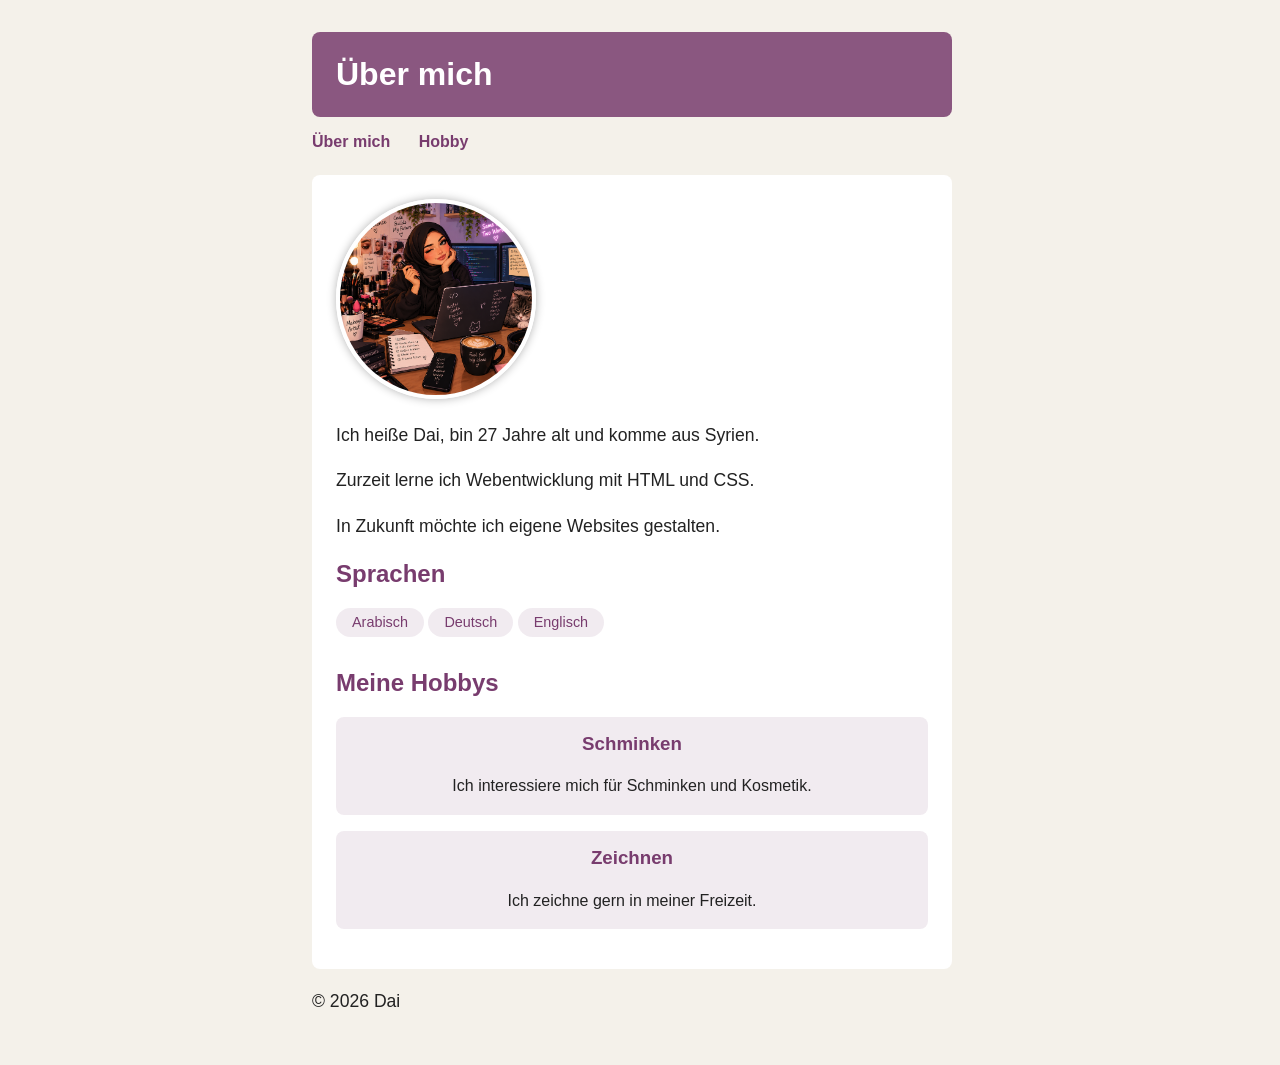
<file: index.html>
<!DOCTYPE html>
<html lang="de">
<head>
    <meta charset="UTF-8">
    <meta name="viewport" content="width=device-width, initial-scale=1.0">
    <title>Über mich</title>
    <link rel="stylesheet" href="Style.css">
</head>
<body>
    <header>
        <h1>Über mich</h1>
        <nav>
            <a href="#about">Über mich</a>
            <a href="#hobbys">Hobby</a>
        </nav>
    </header>

        <main class="content">
        <article id="about">
            <img src="foto.jpg.png" class="profilbild" width="200" height="200" alt="Cartoonbild von mir zwischen Make-up und Programmieren">
            <p>Ich heiße Dai, bin 27 Jahre alt und komme aus Syrien.</p>
            <p>Zurzeit lerne ich Webentwicklung mit HTML und CSS.</p>
            <p>In Zukunft möchte ich eigene Websites gestalten.</p>
            
            <h2>Sprachen</h2>
            <ul class="sprachen">
                <li>Arabisch</li>
                <li>Deutsch</li>
                <li>Englisch</li>
            </ul>
        </article>

        <aside id="hobbys">
            <h2>Meine Hobbys</h2>
             <div class="hobby-karten">
                <div class="karte">
                    <h3>Schminken</h3>
                <p>Ich interessiere mich für Schminken und Kosmetik.</p>
                </div> 
                <div class="karte">
                    <h3>Zeichnen</h3>
                    <p>Ich zeichne gern in meiner Freizeit.</p>
                </div>
            </div>
        </aside>
    </main>
        <footer>
        <p>&copy; 2026 Dai</p>
    </footer>
</body>
</html>
</file>
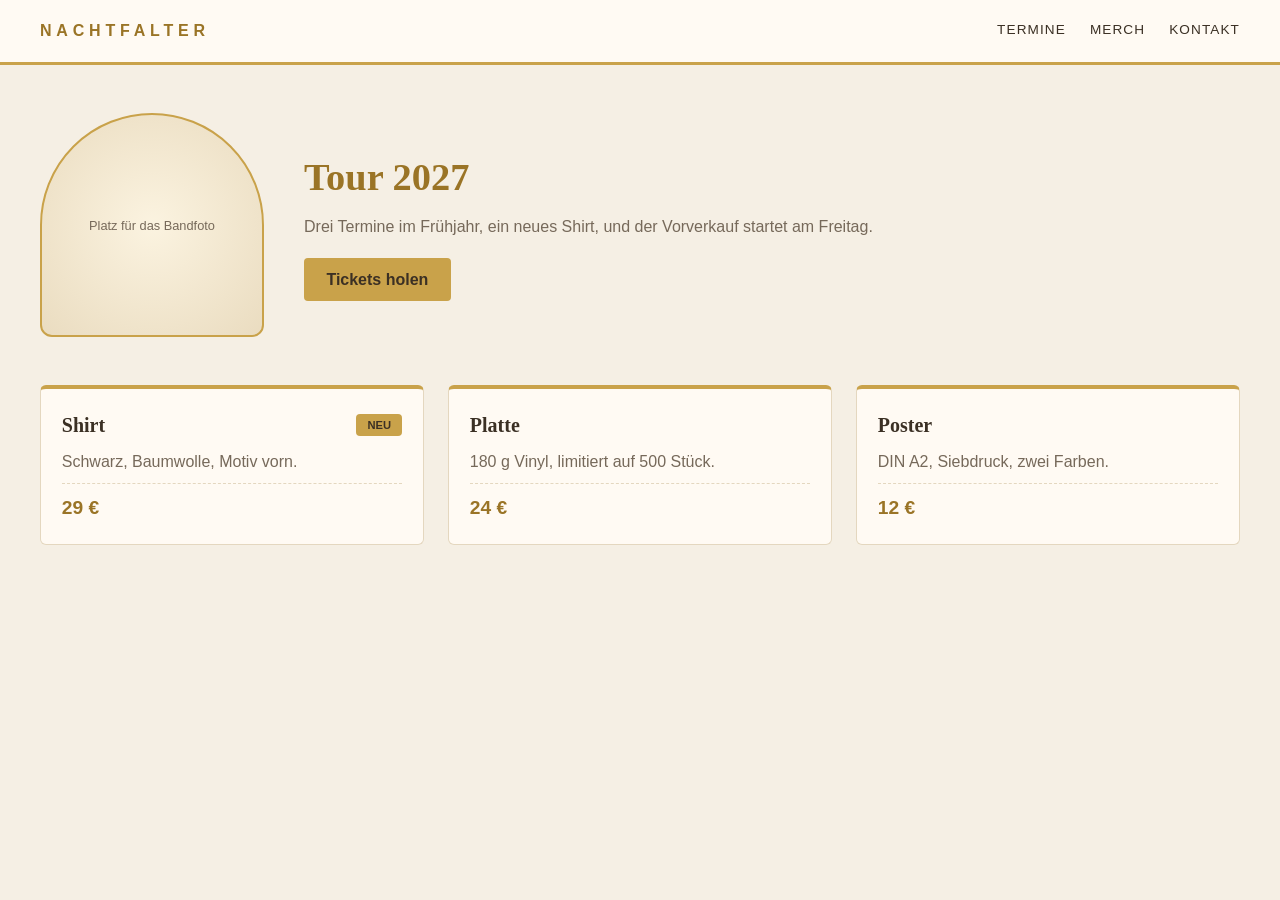
<file: flexbox/index.html>
<!DOCTYPE html>
<html lang="de">
<head>
    <meta charset="UTF-8">
    <meta name="viewport" content="width=device-width, initial-scale=1.0">
    <title>KM3-05 Flexbox – Merch-Stand</title>
    <link rel="stylesheet" href="style.css">
</head>
<body>

<header class="leiste">
    <span class="logo">NACHTFALTER</span>
    <nav class="links">
        <a href="#">Termine</a>
        <a href="#">Merch</a>
        <a href="#">Kontakt</a>
    </nav>
</header>

<section class="hero">
    <div class="bild">Platz für das Bandfoto</div>
    <div class="text">
        <h1>Tour 2027</h1>
        <p>Drei Termine im Frühjahr, ein neues Shirt, und der
        Vorverkauf startet am Freitag.</p>
        <a class="knopf" href="#">Tickets holen</a>
    </div>
</section>

<section class="streifen">
    <article class="karte">
        <div class="karte-kopf">
            <h2>Shirt</h2>
            <span class="badge">Neu</span>
        </div>
        <p>Schwarz, Baumwolle, Motiv vorn.</p>
        <p class="preis">29 €</p>
    </article>
    <article class="karte">
        <div class="karte-kopf">
            <h2>Platte</h2>
        </div>
        <p>180 g Vinyl, limitiert auf 500 Stück.</p>
        <p class="preis">24 €</p>
    </article>
    <article class="karte">
        <div class="karte-kopf">
            <h2>Poster</h2>
        </div>
        <p>DIN A2, Siebdruck, zwei Farben.</p>
        <p class="preis">12 €</p>
    </article>
</section>

</body>
</html>
</file>
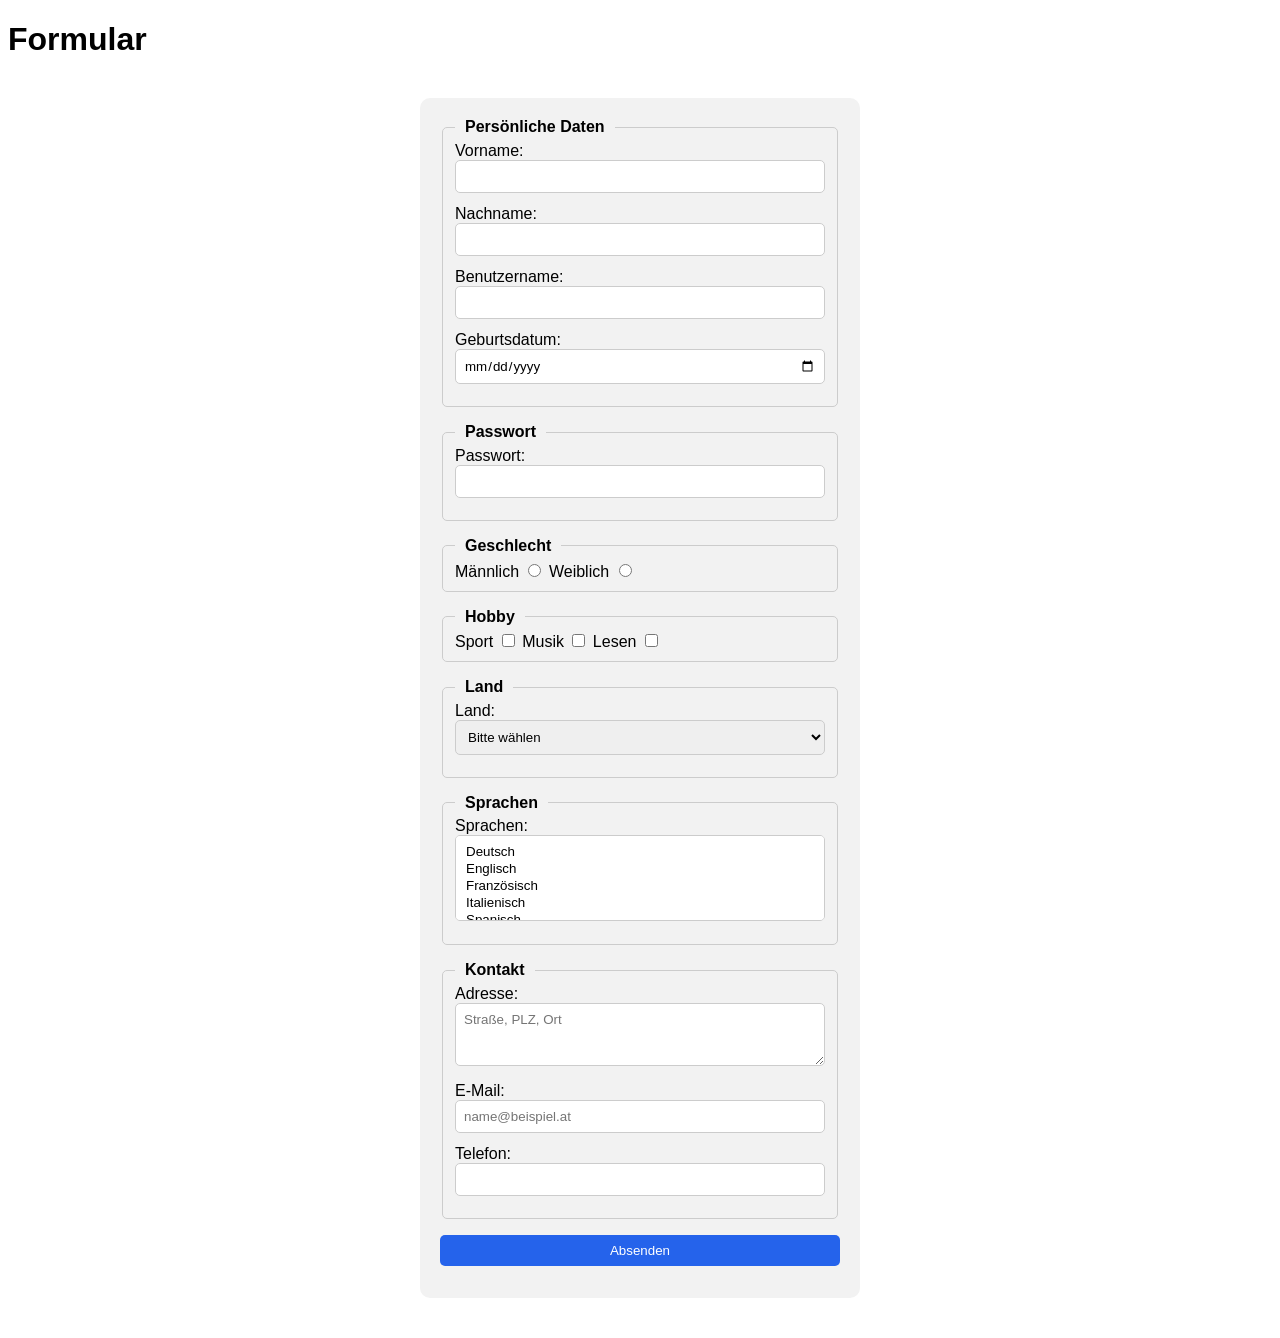
<file: Formulare/index.html>
<!DOCTYPE html>
<html lang="de">
<head>
    <meta charset="UTF-8">
    <title>Formular</title>
    <link rel="stylesheet" href="stylesheet.css">
</head>
<body>
  
<h1>Formular</h1>

<form action="mailto:reh250625@spengergasse.at?subject=Mein%20Formular" method="post" enctype="text/plain">

    <fieldset>
    <legend>Persönliche Daten</legend>
    <label for="vorname">Vorname:</label>
    <input type="text" id="vorname" name="vorname" required>

    <label for="nachname">Nachname:</label>
    <input type="text" id="nachname" name="nachname" required>

    <label for="benutzername">Benutzername:</label>
    <input type="text" id="benutzername" name="benutzername" required>

    <label for="geburtsdatum">Geburtsdatum:</label>
    <input type="date" id="geburtsdatum" name="geburtsdatum">
</fieldset>

<fieldset>
    <legend>Passwort</legend>
    <label for="passwort">Passwort:</label>
    <input type="password" id="passwort" name="passwort" required>
</fieldset>

<fieldset>
    <legend>Geschlecht</legend>
    <label for="maeennlich">Männlich</label>
    <input type="radio" id="maeennlich" name="geschlecht" value="maeennlich" required>
    <label for="weiblich">Weiblich</label>
    <input type="radio" id="weiblich" name="geschlecht" value="weiblich"> 
</fieldset>

<fieldset>
    <legend>Hobby</legend>
    <label for="sport">Sport</label>
    <input type="checkbox" id="sport" name="hobby" value="sport">

    <label for="musik">Musik</label>
    <input type="checkbox" id="musik" name="hobby" value="musik"> 

    <label for="lesen">Lesen</label>
    <input type="checkbox" id="lesen" name="hobby" value="lesen">

</fieldset>

<fieldset>
    <legend>Land</legend>
    <label for="land">Land:</label>
    <select id="land" name="land">
        <option value="">Bitte wählen</option>
        <option value="at">Österreich</option>
        <option value="de">Deutschland</option>
        <option value="ch">Schweiz</option>
        <option value="it">Italien</option>
    </select>
 </fieldset>

<fieldset>
    <legend>Sprachen</legend>
    <label for="sprachen">Sprachen:</label>
    <select id="sprachen" name="sprachen" multiple>
        <option value="de">Deutsch</option>
        <option value="en">Englisch</option>
        <option value="fr">Französisch</option>
        <option value="it">Italienisch</option>
        <option value="es">Spanisch</option>
        <option value="ru">Russisch</option>
        <option value="jp">Japanisch</option>
    </select>
</fieldset>

<fieldset>
    <legend>Kontakt</legend>
    <label for="adresse">Adresse:</label>
    <textarea id="adresse" name="adresse" rows="3" cols="30" placeholder="Straße, PLZ, Ort"></textarea>
   
    <label for="email">E-Mail:</label>
    <input type="email" id="email" name="email" placeholder="name@beispiel.at">
    
    <label for="telefon">Telefon:</label>
    <input type="tel" id="telefon" name="telefon"
       pattern="[0-9]{8,15}">
</fieldset>

<input type="submit" value="Absenden">
</form>
</body>
</html>
</file>
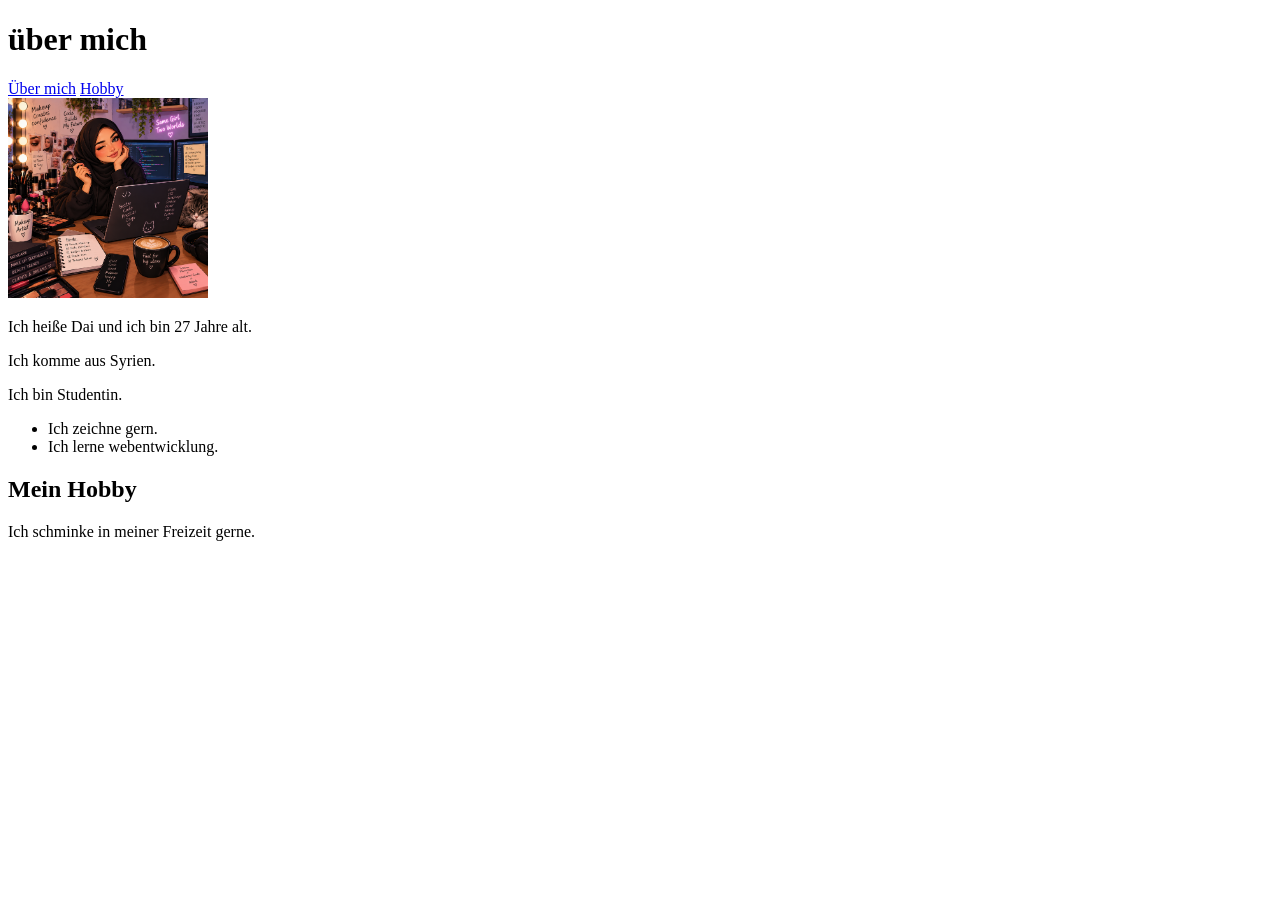
<file: Html/index.html>
<!DOCTYPE html>
<html lang="de">
<head>
    <meta charset="UTF-8">
    <meta name="viewport" content="width=device-width, initial-scale=1.0">
    <title>Document</title>
</head>
<body>
    <header>
        <h1>über mich</h1>
        <nav>
            <a href="#about">Über mich</a>
            <a href="#hobby">Hobby</a>
        </nav>
    </header>
    <main>
        <article>
            <img src="foto.jpg.png" width="200" height="200" alt="Mein Bild">
            <p>Ich heiße Dai und ich bin 27 Jahre alt.</p>
            <p>Ich komme aus Syrien.</p>
            <p>Ich bin Studentin.</p>
            <ul>
                <li>Ich zeichne gern.</li>
                <li>Ich lerne webentwicklung.</li>
            </ul>
        </article>
        <aside>
            <h2>Mein Hobby</h2>
            <p>Ich schminke in meiner Freizeit gerne.</p>
        </aside>
    </main>
</body>
</html>
</file>
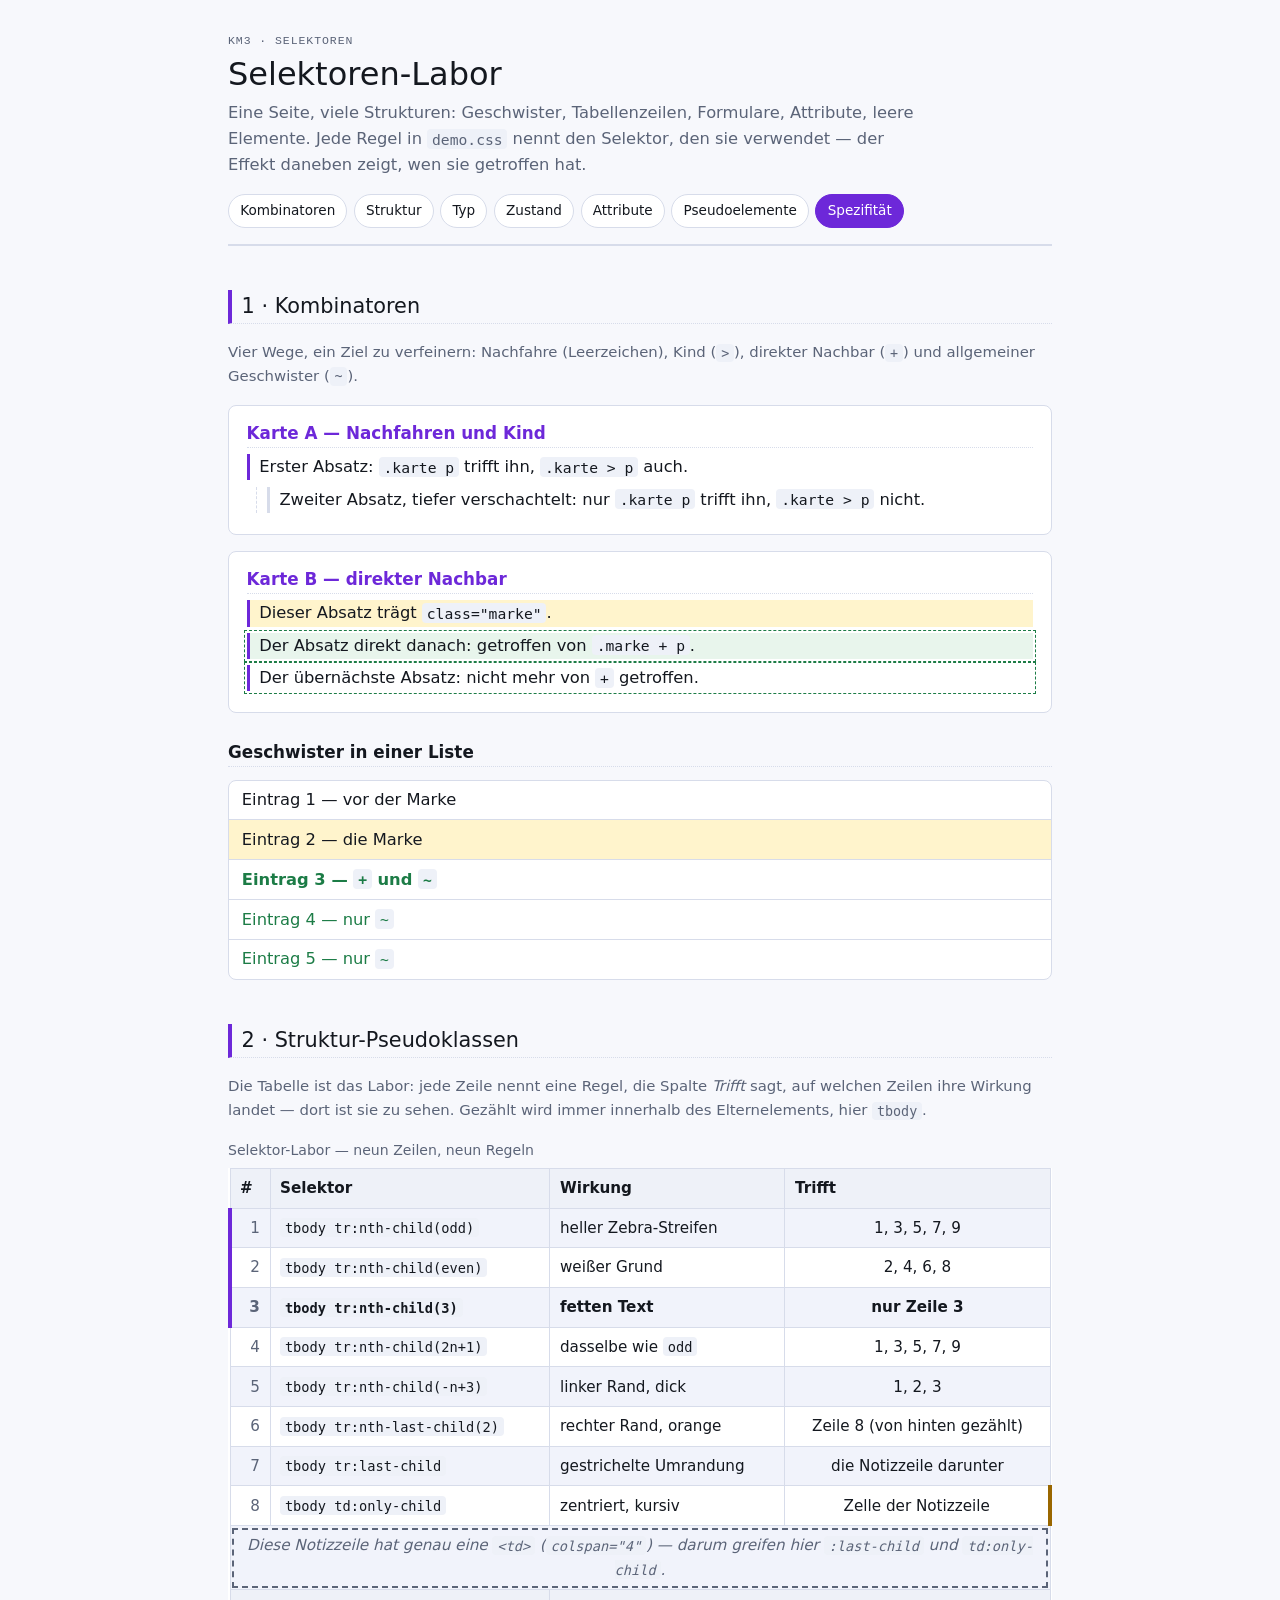
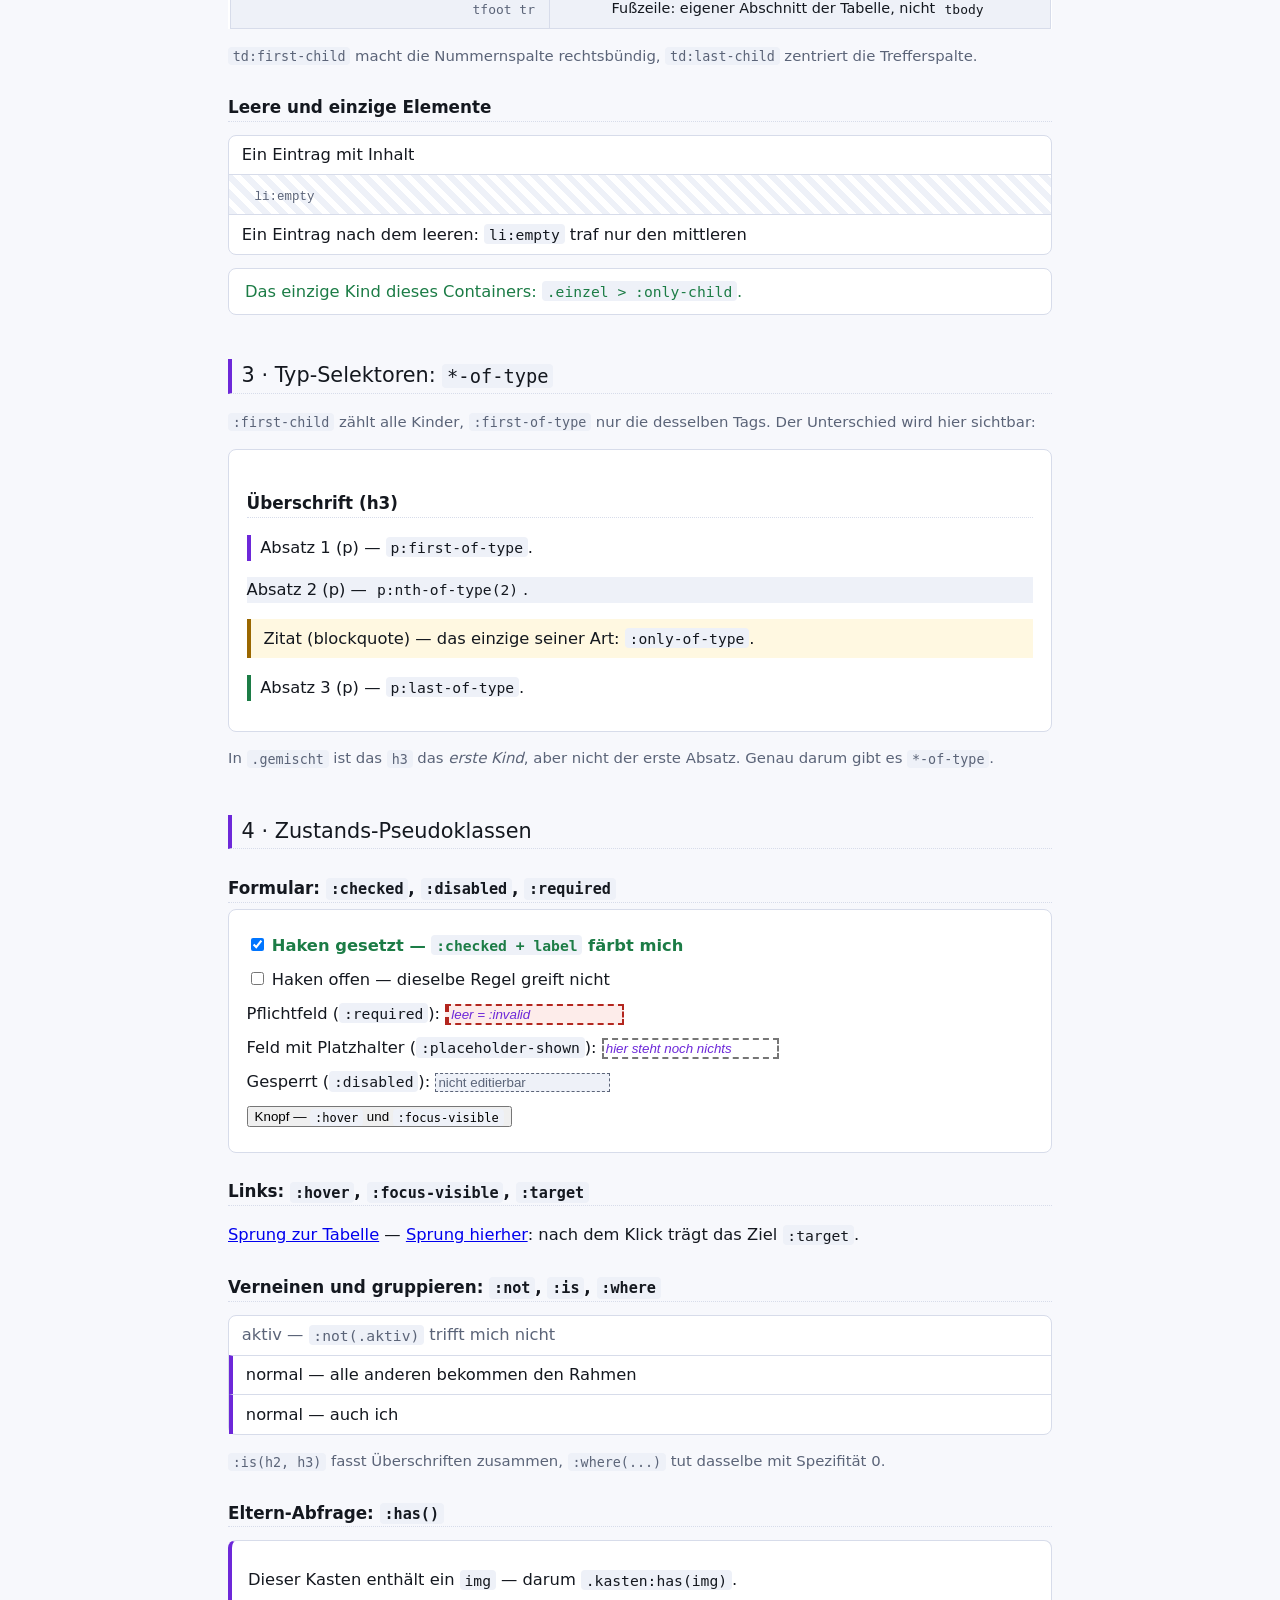
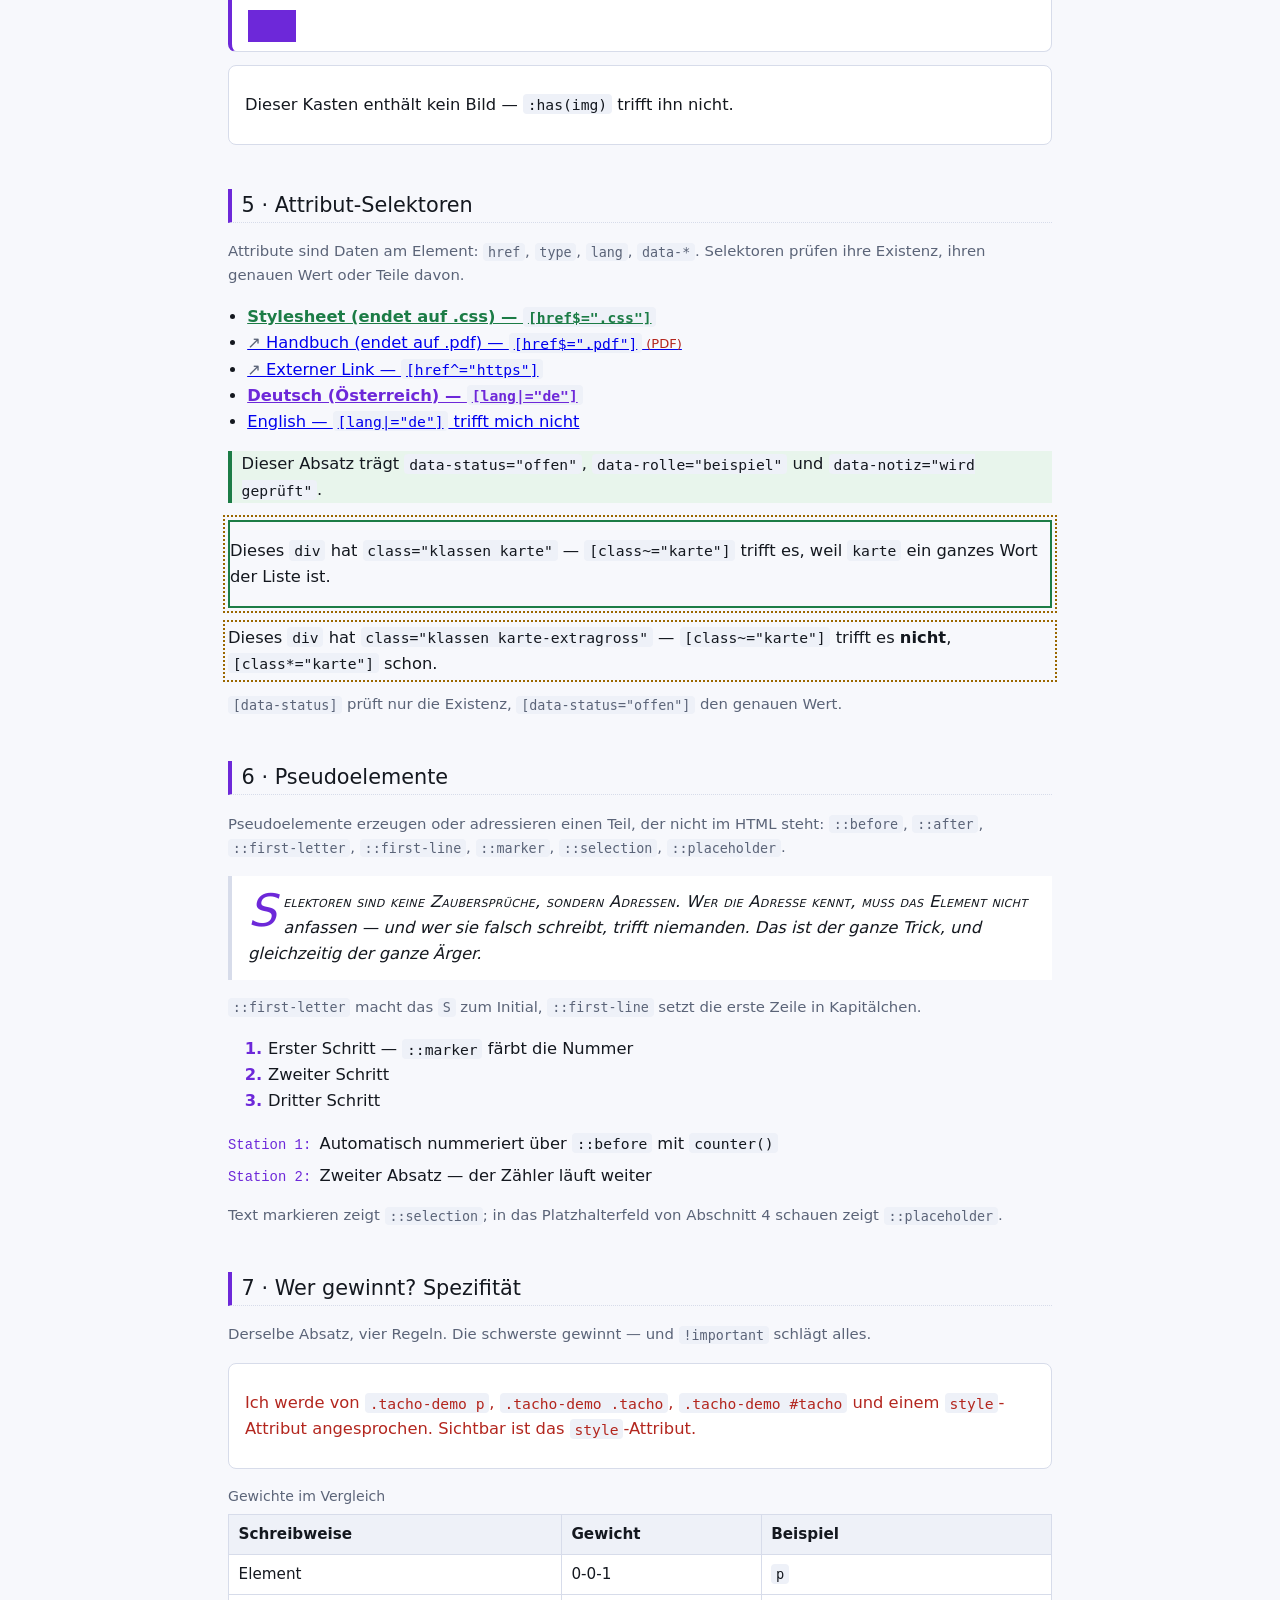
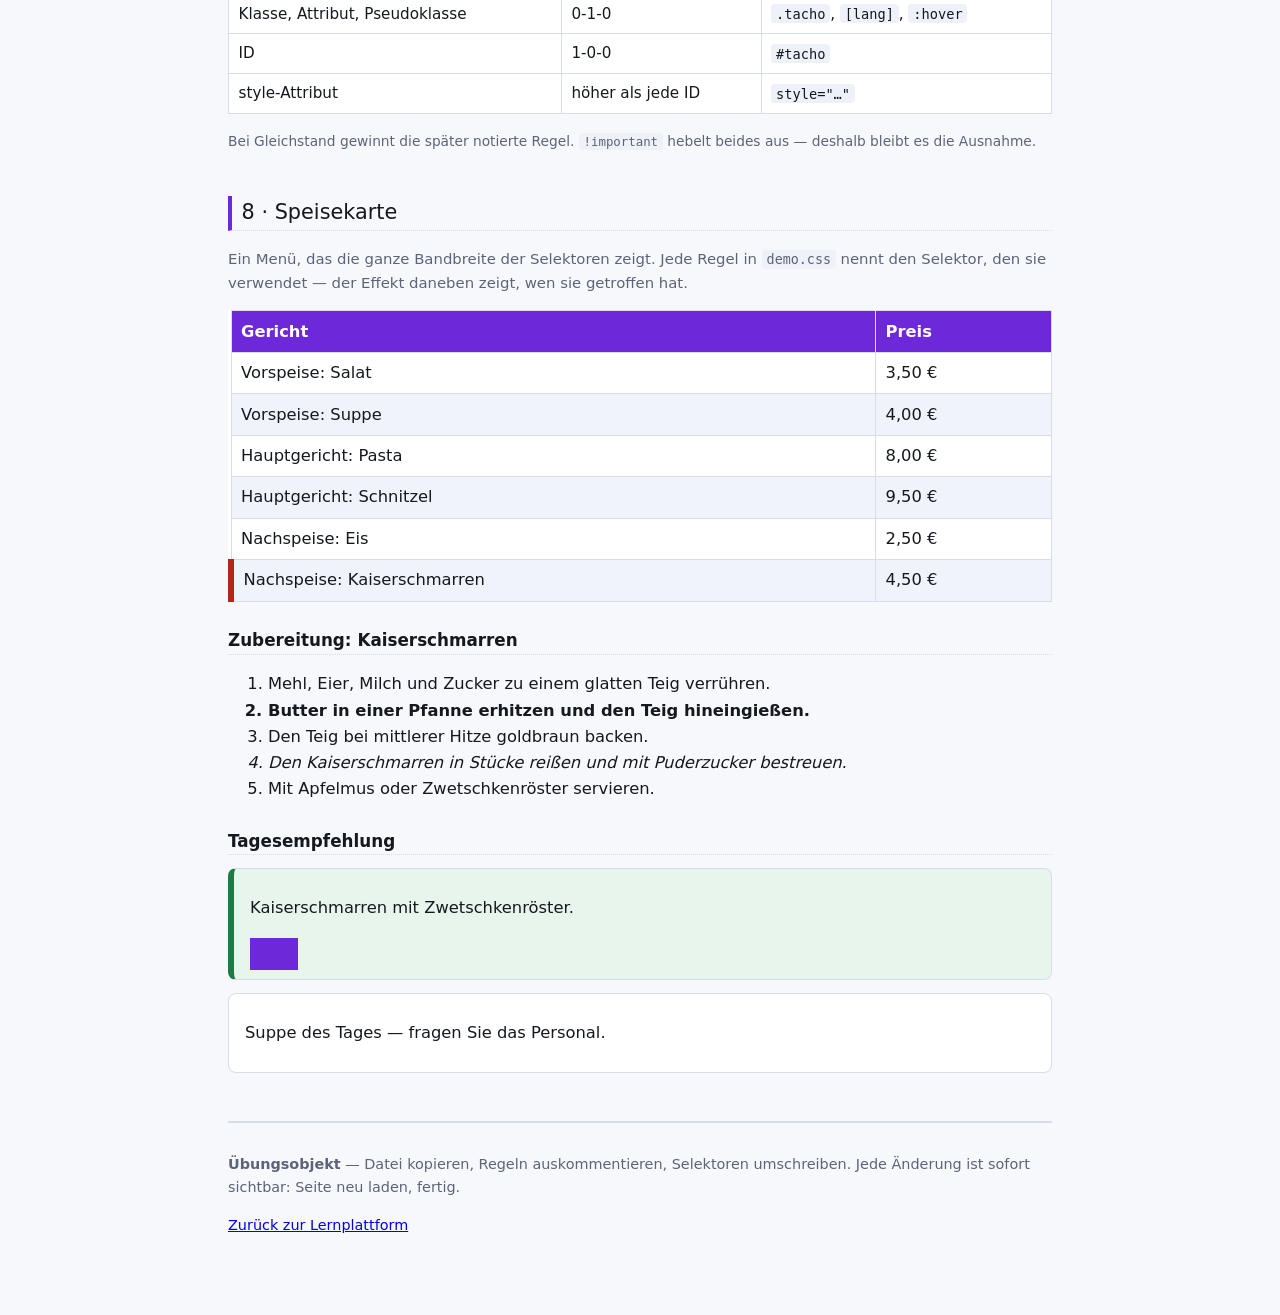
<file: css-selktoren/demo.html>
<!DOCTYPE html>
<html lang="de">
<head>
    <meta charset="UTF-8">
    <meta name="viewport" content="width=device-width, initial-scale=1.0">
    <title>Selektoren-Labor — jede Regel trifft genau, was sie soll</title>
    <link rel="stylesheet" href="demo.css">
</head>
<body>

<!-- ===================================================================
     Diese Seite ist das Übungsobjekt: lauter Strukturen, an denen sich
     jede Selektoren-Art zeigen lässt. demo.css daneben enthält zu jeder
     Regel einen Kommentar mit dem Selektor und seiner Wirkung.
     Vorgehen: DevTools öffnen (F12) → Elements → Element anklicken →
     rechts unter „Styles" sieht man, welche Regel greift. Regel in
     demo.css auskommentieren → Effekt verschwindet.
     =================================================================== -->

<header class="seite">
    <p class="kicker">KM3 · Selektoren</p>
    <h1>Selektoren-Labor</h1>
    <p class="intro">
        Eine Seite, viele Strukturen: Geschwister, Tabellenzeilen, Formulare,
        Attribute, leere Elemente. Jede Regel in <code>demo.css</code> nennt
        den Selektor, den sie verwendet — der Effekt daneben zeigt, wen sie
        getroffen hat.
    </p>
    <nav class="wegweiser" aria-label="Abschnitte">
        <a href="#kombinatoren">Kombinatoren</a>
        <a href="#struktur">Struktur</a>
        <a href="#typ">Typ</a>
        <a href="#zustand">Zustand</a>
        <a href="#attribute">Attribute</a>
        <a href="#pseudo">Pseudoelemente</a>
        <a href="#spezifitaet">Spezifität</a>
    </nav>
</header>

<main>

<!-- ------------------------------------------------------ Kombinatoren -->
<section id="kombinatoren">
    <h2>1 · Kombinatoren</h2>
    <p class="hinweis">
        Vier Wege, ein Ziel zu verfeinern: Nachfahre (Leerzeichen),
        Kind (<code>&gt;</code>), direkter Nachbar (<code>+</code>) und
        allgemeiner Geschwister (<code>~</code>).
    </p>

    <article class="karte">
        <h3>Karte A — Nachfahren und Kind</h3>
        <p>Erster Absatz: <code>.karte p</code> trifft ihn, <code>.karte &gt; p</code> auch.</p>
        <div class="innen">
            <p>Zweiter Absatz, tiefer verschachtelt: nur <code>.karte p</code> trifft ihn,
                <code>.karte &gt; p</code> nicht.</p>
        </div>
    </article>

    <article class="karte">
        <h3>Karte B — direkter Nachbar</h3>
        <p class="marke">Dieser Absatz trägt <code>class="marke"</code>.</p>
        <p>Der Absatz direkt danach: getroffen von <code>.marke + p</code>.</p>
        <p>Der übernächste Absatz: nicht mehr von <code>+</code> getroffen.</p>
    </article>

    <h3>Geschwister in einer Liste</h3>
    <ul class="liste">
        <li>Eintrag 1 — vor der Marke</li>
        <li class="marke">Eintrag 2 — die Marke</li>
        <li>Eintrag 3 — <code>+</code> und <code>~</code></li>
        <li>Eintrag 4 — nur <code>~</code></li>
        <li>Eintrag 5 — nur <code>~</code></li>
    </ul>
</section>

<!-- ---------------------------------------------------------- Struktur -->
<section id="struktur">
    <h2>2 · Struktur-Pseudoklassen</h2>
    <p class="hinweis">
        Die Tabelle ist das Labor: jede Zeile nennt eine Regel, die Spalte
        <em>Trifft</em> sagt, auf welchen Zeilen ihre Wirkung landet — dort
        ist sie zu sehen. Gezählt wird immer innerhalb des Elternelements,
        hier <code>tbody</code>.
    </p>

    <table class="labor">
        <caption>Selektor-Labor — neun Zeilen, neun Regeln</caption>
        <thead>
            <tr>
                <th scope="col">#</th>
                <th scope="col">Selektor</th>
                <th scope="col">Wirkung</th>
                <th scope="col">Trifft</th>
            </tr>
        </thead>
        <tbody>
            <tr>
                <td>1</td>
                <td><code>tbody tr:nth-child(odd)</code></td>
                <td>heller Zebra-Streifen</td>
                <td>1, 3, 5, 7, 9</td>
            </tr>
            <tr>
                <td>2</td>
                <td><code>tbody tr:nth-child(even)</code></td>
                <td>weißer Grund</td>
                <td>2, 4, 6, 8</td>
            </tr>
            <tr>
                <td>3</td>
                <td><code>tbody tr:nth-child(3)</code></td>
                <td>fetten Text</td>
                <td>nur Zeile 3</td>
            </tr>
            <tr>
                <td>4</td>
                <td><code>tbody tr:nth-child(2n+1)</code></td>
                <td>dasselbe wie <code>odd</code></td>
                <td>1, 3, 5, 7, 9</td>
            </tr>
            <tr>
                <td>5</td>
                <td><code>tbody tr:nth-child(-n+3)</code></td>
                <td>linker Rand, dick</td>
                <td>1, 2, 3</td>
            </tr>
            <tr>
                <td>6</td>
                <td><code>tbody tr:nth-last-child(2)</code></td>
                <td>rechter Rand, orange</td>
                <td>Zeile 8 (von hinten gezählt)</td>
            </tr>
            <tr>
                <td>7</td>
                <td><code>tbody tr:last-child</code></td>
                <td>gestrichelte Umrandung</td>
                <td>die Notizzeile darunter</td>
            </tr>
            <tr>
                <td>8</td>
                <td><code>tbody td:only-child</code></td>
                <td>zentriert, kursiv</td>
                <td>Zelle der Notizzeile</td>
            </tr>
            <tr>
                <td colspan="4">Diese Notizzeile hat genau eine <code>&lt;td&gt;</code> (<code>colspan="4"</code>) — darum greifen hier <code>:last-child</code> und <code>td:only-child</code>.</td>
            </tr>
        </tbody>
        <tfoot>
            <tr>
                <td colspan="2"><code>tfoot tr</code></td>
                <td colspan="2">Fußzeile: eigener Abschnitt der Tabelle, nicht <code>tbody</code></td>
            </tr>
        </tfoot>
    </table>

    <p class="hinweis">
        <code>td:first-child</code> macht die Nummernspalte rechtsbündig,
        <code>td:last-child</code> zentriert die Trefferspalte.
    </p>

    <h3>Leere und einzige Elemente</h3>
    <ul class="liste">
        <li>Ein Eintrag mit Inhalt</li>
        <li class="leer"></li>
        <li>Ein Eintrag nach dem leeren: <code>li:empty</code> traf nur den mittleren</li>
    </ul>
    <div class="einzel">
        <p>Das einzige Kind dieses Containers: <code>.einzel &gt; :only-child</code>.</p>
    </div>
</section>

<!-- --------------------------------------------------------------- Typ -->
<section id="typ">
    <h2>3 · Typ-Selektoren: <code>*-of-type</code></h2>
    <p class="hinweis">
        <code>:first-child</code> zählt alle Kinder, <code>:first-of-type</code>
        nur die desselben Tags. Der Unterschied wird hier sichtbar:
    </p>

    <article class="gemischt">
        <h3>Überschrift (h3)</h3>
        <p>Absatz 1 (p) — <code>p:first-of-type</code>.</p>
        <p>Absatz 2 (p) — <code>p:nth-of-type(2)</code>.</p>
        <blockquote>Zitat (blockquote) — das einzige seiner Art: <code>:only-of-type</code>.</blockquote>
        <p>Absatz 3 (p) — <code>p:last-of-type</code>.</p>
    </article>

    <p class="hinweis">
        In <code>.gemischt</code> ist das <code>h3</code> das
        <em>erste Kind</em>, aber nicht der erste Absatz. Genau darum gibt es
        <code>*-of-type</code>.
    </p>
</section>

<!-- ----------------------------------------------------------- Zustand -->
<section id="zustand">
    <h2>4 · Zustands-Pseudoklassen</h2>

    <h3>Formular: <code>:checked</code>, <code>:disabled</code>, <code>:required</code></h3>
    <form class="formular">
        <p class="feld">
            <input type="checkbox" id="demo-haken" checked>
            <label for="demo-haken">Haken gesetzt — <code>:checked + label</code> färbt mich</label>
        </p>
        <p class="feld">
            <input type="checkbox" id="demo-haken-2">
            <label for="demo-haken-2">Haken offen — dieselbe Regel greift nicht</label>
        </p>
        <p class="feld">
            <label for="demo-text">Pflichtfeld (<code>:required</code>):</label>
            <input type="text" id="demo-text" required placeholder="leer = :invalid">
        </p>
        <p class="feld">
            <label for="demo-text-2">Feld mit Platzhalter (<code>:placeholder-shown</code>):</label>
            <input type="text" id="demo-text-2" placeholder="hier steht noch nichts">
        </p>
        <p class="feld">
            <label for="demo-gesperrt">Gesperrt (<code>:disabled</code>):</label>
            <input type="text" id="demo-gesperrt" value="nicht editierbar" disabled>
        </p>
        <p class="feld">
            <button type="button">Knopf — <code>:hover</code> und <code>:focus-visible</code></button>
        </p>
    </form>

    <h3>Links: <code>:hover</code>, <code>:focus-visible</code>, <code>:target</code></h3>
    <p>
        <a href="#struktur">Sprung zur Tabelle</a> —
        <a href="#zustand">Sprung hierher</a>: nach dem Klick trägt das Ziel
        <code>:target</code>.
    </p>

    <h3>Verneinen und gruppieren: <code>:not</code>, <code>:is</code>, <code>:where</code></h3>
    <ul class="liste auswahl">
        <li class="aktiv">aktiv — <code>:not(.aktiv)</code> trifft mich nicht</li>
        <li>normal — alle anderen bekommen den Rahmen</li>
        <li>normal — auch ich</li>
    </ul>
    <p class="hinweis">
        <code>:is(h2, h3)</code> fasst Überschriften zusammen,
        <code>:where(...)</code> tut dasselbe mit Spezifität 0.
    </p>

    <h3>Eltern-Abfrage: <code>:has()</code></h3>
    <div class="kasten">
        <p>Dieser Kasten enthält ein <code>img</code> — darum <code>.kasten:has(img)</code>.</p>
        <img src="data:image/svg+xml,%3Csvg xmlns='http://www.w3.org/2000/svg' width='48' height='32'%3E%3Crect width='48' height='32' fill='%236d28d9'/%3E%3C/svg%3E"
             alt="Platzhalterbild" width="48" height="32">
    </div>
    <div class="kasten">
        <p>Dieser Kasten enthält kein Bild — <code>:has(img)</code> trifft ihn nicht.</p>
    </div>
</section>

<!-- -------------------------------------------------------- Attribute -->
<section id="attribute">
    <h2>5 · Attribut-Selektoren</h2>
    <p class="hinweis">
        Attribute sind Daten am Element: <code>href</code>, <code>type</code>,
        <code>lang</code>, <code>data-*</code>. Selektoren prüfen ihre
        Existenz, ihren genauen Wert oder Teile davon.
    </p>

    <ul class="links">
        <li><a href="demo.css">Stylesheet (endet auf .css) — <code>[href$=".css"]</code></a></li>
        <li><a href="https://example.org/handbuch.pdf">Handbuch (endet auf .pdf) — <code>[href$=".pdf"]</code></a></li>
        <li><a href="https://example.org/">Externer Link — <code>[href^="https"]</code></a></li>
        <li><a href="#attribute" lang="de-AT">Deutsch (Österreich) — <code>[lang|="de"]</code></a></li>
        <li><a href="#attribute" lang="en">English — <code>[lang|="de"]</code> trifft mich nicht</a></li>
    </ul>

    <p class="daten" data-status="offen" data-rolle="beispiel" data-notiz="wird geprüft">
        Dieser Absatz trägt <code>data-status="offen"</code>,
        <code>data-rolle="beispiel"</code> und
        <code>data-notiz="wird geprüft"</code>.
    </p>

    <div class="klassen karte">
        <p>Dieses <code>div</code> hat <code>class="klassen karte"</code> —
            <code>[class~="karte"]</code> trifft es, weil <code>karte</code>
            ein ganzes Wort der Liste ist.</p>
    </div>
    <div class="klassen karte-extragross">
        <p>Dieses <code>div</code> hat <code>class="klassen karte-extragross"</code> —
            <code>[class~="karte"]</code> trifft es <strong>nicht</strong>,
            <code>[class*="karte"]</code> schon.</p>
    </div>

    <p class="hinweis">
        <code>[data-status]</code> prüft nur die Existenz,
        <code>[data-status="offen"]</code> den genauen Wert.
    </p>
</section>

<!-- ---------------------------------------------------- Pseudoelemente -->
<section id="pseudo">
    <h2>6 · Pseudoelemente</h2>
    <p class="hinweis">
        Pseudoelemente erzeugen oder adressieren einen Teil, der nicht im HTML
        steht: <code>::before</code>, <code>::after</code>, <code>::first-letter</code>,
        <code>::first-line</code>, <code>::marker</code>, <code>::selection</code>,
        <code>::placeholder</code>.
    </p>

    <blockquote class="zitat">
        Selektoren sind keine Zaubersprüche, sondern Adressen. Wer die Adresse
        kennt, muss das Element nicht anfassen — und wer sie falsch schreibt,
        trifft niemanden. Das ist der ganze Trick, und gleichzeitig der ganze
        Ärger.
    </blockquote>
    <p class="hinweis">
        <code>::first-letter</code> macht das <code>S</code> zum Initial,
        <code>::first-line</code> setzt die erste Zeile in Kapitälchen.
    </p>

    <ol class="schritte">
        <li>Erster Schritt — <code>::marker</code> färbt die Nummer</li>
        <li>Zweiter Schritt</li>
        <li>Dritter Schritt</li>
    </ol>

    <p class="zaehler">Automatisch nummeriert über <code>::before</code> mit <code>counter()</code></p>
    <p class="zaehler">Zweiter Absatz — der Zähler läuft weiter</p>

    <p class="hinweis">
        Text markieren zeigt <code>::selection</code>; in das Platzhalterfeld
        von Abschnitt 4 schauen zeigt <code>::placeholder</code>.
    </p>
</section>

<!-- -------------------------------------------------------- Spezifität -->
<section id="spezifitaet">
    <h2>7 · Wer gewinnt? Spezifität</h2>
    <p class="hinweis">
        Derselbe Absatz, vier Regeln. Die schwerste gewinnt — und
        <code>!important</code> schlägt alles.
    </p>

    <div class="tacho-demo">
        <p class="tacho" id="tacho" style="color: #b3261e;">
            Ich werde von <code>.tacho-demo p</code>, <code>.tacho-demo .tacho</code>,
            <code>.tacho-demo #tacho</code> und einem <code>style</code>-Attribut
            angesprochen. Sichtbar ist das <code>style</code>-Attribut.
        </p>
    </div>

    <table class="gewichte">
        <caption>Gewichte im Vergleich</caption>
        <thead>
            <tr><th scope="col">Schreibweise</th><th scope="col">Gewicht</th><th scope="col">Beispiel</th></tr>
        </thead>
        <tbody>
            <tr><td>Element</td><td>0-0-1</td><td><code>p</code></td></tr>
            <tr><td>Klasse, Attribut, Pseudoklasse</td><td>0-1-0</td><td><code>.tacho</code>, <code>[lang]</code>, <code>:hover</code></td></tr>
            <tr><td>ID</td><td>1-0-0</td><td><code>#tacho</code></td></tr>
            <tr><td>style-Attribut</td><td>höher als jede ID</td><td><code>style="…"</code></td></tr>
        </tbody>
    </table>
    <p class="fussnote">
        Bei Gleichstand gewinnt die später notierte Regel. <code>!important</code>
        hebelt beides aus — deshalb bleibt es die Ausnahme.
    </p>
</section>

<section id="speisekarte">
    <h2>8 · Speisekarte</h2>
    <p class="hinweis">
        Ein Menü, das die ganze Bandbreite der Selektoren zeigt. Jede Regel in
        <code>demo.css</code> nennt den Selektor, den sie verwendet — der Effekt
        daneben zeigt, wen sie getroffen hat.
    </p>

    <table class="speisekarte">
      <thead>
            <tr><th scope="col">Gericht</th><th scope="col">Preis</th></tr>
        </thead>
        <tbody>
            <tr><td>Vorspeise: Salat</td><td>3,50 €</td></tr>
            <tr><td>Vorspeise: Suppe</td><td>4,00 €</td></tr>
            <tr><td>Hauptgericht: Pasta</td><td>8,00 €</td></tr>
            <tr><td>Hauptgericht: Schnitzel</td><td>9,50 €</td></tr>
            <tr><td>Nachspeise: Eis</td><td>2,50 €</td></tr>
            <tr><td>Nachspeise: Kaiserschmarren</td><td>4,50 €</td></tr>
       
        </tbody>
    </table>

    <h3> Zubereitung: Kaiserschmarren</h3>
    <ol class="ablauf">
        <li>Mehl, Eier, Milch und Zucker zu einem glatten Teig verrühren.</li>
        <li>Butter in einer Pfanne erhitzen und den Teig hineingießen.</li>
        <li>Den Teig bei mittlerer Hitze goldbraun backen.</li>
        <li>Den Kaiserschmarren in Stücke reißen und mit Puderzucker bestreuen.</li>
        <li>Mit Apfelmus oder Zwetschkenröster servieren.</li>
    </ol>
    <h3>Tagesempfehlung</h3>
    <div class="kasten">
        <p>Kaiserschmarren mit Zwetschkenröster.</p>
        <img src="data:image/svg+xml,%3Csvg xmlns='http://www.w3.org/2000/svg' width='48' height='32'%3E%3Crect width='48' height='32' fill='%236d28d9'/%3E%3C/svg%3E"
             alt="Platzhalterbild" width="48" height="32">
    </div>
    <div class="kasten">
        <p>Suppe des Tages — fragen Sie das Personal.</p>
    </div>
</section>

</main>

<footer class="seite">
    <p>
        <strong>Übungsobjekt</strong> — Datei kopieren, Regeln auskommentieren,
        Selektoren umschreiben. Jede Änderung ist sofort sichtbar:
        Seite neu laden, fertig.
    </p>
    <p><a href="../../index.html">Zurück zur Lernplattform</a></p>
</footer>

</body>
</html>
</file>
<file: Style.css>
*, *::before, *::after {
  box-sizing: border-box;
}

body {
  background-color: #f4f1ea;
  color: #222;
  font-family: Arial, sans-serif;
  margin: 0 auto;
  padding: 2rem;
  max-width: 45rem;
}

header h1 {
  background-color: rgba(120, 60, 110, 0.85);
  color: white;
  max-width: 40rem;
  padding: 1.5rem;
  margin: 0 0 1rem 0;
  border-radius: 0.5rem;
}

nav {
  margin-bottom: 1.5rem;
}

nav a {
  margin-right: 1.5rem;
  color: rgb(120, 60, 110);
  text-decoration: none;
  font-weight: bold;
}

nav a:hover {
  text-decoration: underline;
}

.content {
    max-width: 40rem;
    padding: 1.5rem;
    background-color: white;
    border-radius: 0.5rem;
}
aside {
  margin-top: 2rem;
}

img {
  border-radius: 1rem;
  box-shadow: 0 0.25rem 0.75rem rgba(0, 0, 0, 0.25);
}


.profilbild {              
  border-radius: 50%;
  border: 0.3rem solid #fff;
  box-shadow: 0 0 0.6rem rgba(0, 0, 0, 0.3);
}


p {
  font-size: 1.1rem;
  line-height: 1.6;
}

h2 {
  color: rgb(120, 60, 110);
}

.sprachen {
  list-style-type: none;
  padding: 0;
  margin: 0;
}

.sprachen li {
  display: inline-block;
  padding: 0.4rem 1rem;
  margin: 0;
  background-color: rgba(120, 60, 110, 0.1);
  color: rgb(120, 60, 110);
  border-radius: 2rem;
  font-size: 0.9rem;
}

.karte {
  margin-bottom: 1rem;
  padding: 1rem;
  background-color: rgba(120, 60, 110, 0.1);
  border-radius: 0.5rem;
  text-align: center;
}
.karte h3 {
  margin-top: 0;
  color: rgb(120, 60, 110);
}

.karte p {
  margin: 0.5rem 0 0 0;
  font-size: 1rem;
}
</file>
<file: flexbox/style.css>
/* KM3-05 Flexbox – Beispiel 1: Merch-Stand "NACHTFALTER"
   Design-Idee: elegant in Beige und Gold.
   Regel eingehalten: kein height, kein position. */

:root {
    --beige: #f5efe4;
    --beige-hell: #fffaf3;
    --gold: #c9a24a;
    --gold-dunkel: #9a7426;
    --text: #3b3024;
    --text-leise: #76695a;
    --rahmen: #e4d7bf;
}

* { box-sizing: border-box; }

body {
    margin: 0;
    font-family: Verdana, Tahoma, sans-serif;
    background: var(--beige);
    color: var(--text);
    line-height: 1.5;
}

h1, h2 {
    font-family: Georgia, "Times New Roman", serif;
}

/* a) Kopfleiste
   Logo links, Links rechts, senkrecht mittig, 1.5rem Abstand */
.leiste {
    display: flex;
    align-items: center;
    gap: 1.5rem;
    padding: 1.2rem 2.5rem;
    background: var(--beige-hell);
    border-bottom: 3px solid var(--gold);
}

.logo {
    font-weight: bold;
    letter-spacing: 0.3em;
    color: var(--gold-dunkel);
}

.links {
    display: flex;
    gap: 1.5rem;
    margin-left: auto;   /* automatischer Rand nimmt den ganzen freien Platz -> Nav geht nach rechts */
}

.links a {
    color: var(--text);
    text-decoration: none;
    text-transform: uppercase;
    font-size: 0.85rem;
    letter-spacing: 0.08em;
    border-bottom: 2px solid transparent;
}

.links a:hover {
    color: var(--gold-dunkel);
    border-bottom-color: var(--gold);
}

/* b) Hero
   Bild genau 14rem breit und quadratisch, Text nimmt den Rest */
.hero {
    display: flex;
    align-items: center;
    gap: 2.5rem;
    padding: 3rem 2.5rem;
}

.bild {
    flex: 0 0 14rem;     /* grow 0, shrink 0, basis 14rem -> bleibt immer 14rem */
    aspect-ratio: 1;     /* Hoehe = Breite, ohne height */
    display: flex;
    justify-content: center;
    align-items: center;
    padding: 1rem;
    text-align: center;
    font-size: 0.8rem;
    color: var(--text-leise);
    background: radial-gradient(circle, #fbf3e0, #eadcc0);
    border: 2px solid var(--gold);
    border-radius: 50% 50% 12px 12px;   /* oben rund wie eine Lampe */
}

.text {
    flex: 1 1 20rem;     /* waechst und nimmt den restlichen Platz */
}

.text h1 {
    margin: 0 0 0.5rem;
    font-size: 2.4rem;
    color: var(--gold-dunkel);
}

.text p {
    margin: 0 0 1.2rem;
    color: var(--text-leise);
}

.knopf {
    display: inline-block;
    padding: 0.6rem 1.4rem;
    background: var(--gold);
    color: var(--text);
    font-weight: bold;
    text-decoration: none;
    border-radius: 4px;
}

.knopf:hover {
    background: var(--gold-dunkel);
    color: #ffffff;
}

/* c) Produktstreifen
   Karten nebeneinander, gleich hoch, Wunschbreite 14rem */
.streifen {
    display: flex;
    flex-wrap: wrap;
    gap: 1.5rem;
    padding: 0 2.5rem 3rem;
    /* align-items: stretch ist der Standard -> gleiche Hoehe automatisch */
}

.karte {
    flex: 1 1 14rem;
    display: flex;
    flex-direction: column;   /* die Karte selbst ist eine Spalte */
    gap: 0.6rem;
    padding: 1.3rem;
    background: var(--beige-hell);
    border: 1px solid var(--rahmen);
    border-top: 4px solid var(--gold);
    border-radius: 6px;
}

.karte-kopf {
    display: flex;
    align-items: center;
    justify-content: space-between;   /* Ueberschrift links, Badge rechts */
}

.karte h2 {
    margin: 0;
    font-size: 1.25rem;
}

.karte p {
    margin: 0;
    color: var(--text-leise);
}

.badge {
    padding: 0.15rem 0.7rem;
    font-size: 0.7rem;
    font-weight: bold;
    text-transform: uppercase;
    background: var(--gold);
    color: var(--text);
    border-radius: 4px;
}

.karte .preis {
    margin-top: auto;   /* frisst den Platz darueber -> Preis klebt unten */
    padding-top: 0.6rem;
    border-top: 1px dashed var(--rahmen);
    font-size: 1.2rem;
    font-weight: bold;
    color: var(--gold-dunkel);
}

/* d) Schmal: unter 700 px */
@media (max-width: 700px) {
    .leiste {
        flex-wrap: wrap;          /* Kopfleiste darf umbrechen */
        padding: 1rem 1.5rem;
    }

    .links {
        margin-left: 0;
    }

    .hero {
        flex-direction: column;   /* Bild oben, Text darunter */
        align-items: stretch;
        padding: 2rem 1.5rem;
    }

    .bild {
        flex: none;
        aspect-ratio: 16 / 9;     /* jetzt Breitformat */
        border-radius: 12px;
    }

    .text {
        flex: none;               /* sonst waere flex-basis in der Spalte eine Hoehe */
    }

    .streifen {
        padding: 0 1.5rem 2rem;
    }
}
</file>
<file: Formulare/stylesheet.css>
body {
  font-family: Arial, sans-serif;
}

form {
  max-width: 400px;
  margin: 40px auto;
  padding: 20px;
  background-color: #f2f2f2;
  border-radius: 10px;
}

input, select, textarea {
  width: 100%;
  padding: 8px;
  margin-bottom: 12px;
  border: 1px solid #ccc;
  border-radius: 5px;
  font-family: inherit;
  box-sizing: border-box;
}

input[type="radio"],
input[type="checkbox"] {
  width: auto;
  margin-bottom: 0;
}


input[type="submit"] {
  background-color: #2563eb;
  color: white;
  border: none;
  cursor: pointer;
}

input[type="submit"]:hover {
  background-color: #1e40af;
}

fieldset {
  margin-bottom: 1rem;
  border: 1px solid #ccc;
  border-radius: 5px;
}

legend {
  font-weight: bold;
  padding: 0 10px;
}
</file>
<file: css-selktoren/demo.css>
/* ===================================================================
   Selektoren-Labor — Stylesheet zur Demo-Seite.

   Aufbau: Abschnitte in derselben Reihenfolge wie demo.html. Über jeder
   Regel steht der Selektor, der hier etwas zeigt, und was er bewirkt.
   Alle Effekte sind absichtlich grob sichtbar: farbige Ränder, Flächen,
   Fettschrift. Wer eine Regel auskommentiert, sieht sofort, wen sie
   getroffen hat.

   Kein Framework, keine externen Dateien: nur diese eine CSS-Datei.
   =================================================================== */

:root {
    --text: #14181f;
    --muted: #5b6478;
    --line: #d7dcea;
    --bg: #f7f8fc;
    --panel: #ffffff;
    --tint: #eef1f8;
    --zebra: #f1f3fb;
    --accent: #6d28d9;
    --ok: #1c7c46;
    --warn: #9a6700;
    --err: #b3261e;
}

* { box-sizing: border-box; }

/* body — Grundlesbarkeit; die Demo ist bewusst hell (Projektion + Ausdruck) */
body {
    max-width: 54rem;
    margin: 0 auto;
    padding: 2rem 1.25rem 4rem;
    font-family: "Segoe UI", system-ui, -apple-system, sans-serif;
    font-size: 1.02rem;
    line-height: 1.6;
    color: var(--text);
    background: var(--bg);
}

/* code — Monospace auf hellem Grund, damit Selektoren ins Auge fallen */
code {
    font-family: "Cascadia Code", Consolas, "DejaVu Sans Mono", monospace;
    font-size: 0.9em;
    background: var(--tint);
    padding: 0.1rem 0.3rem;
    border-radius: 4px;
}

/* ------------------------------------------------------------- Grundriss */

/* h2 — Abschnittsüberschriften mit Akzentkante */
h2 {
    margin-top: 2.75rem;
    padding-left: 0.6rem;
    border-left: 4px solid var(--accent);
    font-size: 1.3rem;
    font-weight: 500;
}

/* h3 — Zwischenüberschriften */
h3 {
    margin: 1.6rem 0 0.4rem;
    font-size: 1.05rem;
}

/* .kicker — kleine Vorzeile im Seitenkopf */
.kicker {
    margin: 0;
    font-family: "Cascadia Code", Consolas, monospace;
    font-size: 0.72rem;
    text-transform: uppercase;
    letter-spacing: 0.08em;
    color: var(--muted);
}

/* header.seite, footer.seite — Kopf und Fuß der Seite */
header.seite {
    border-bottom: 2px solid var(--line);
    padding-bottom: 1rem;
    margin-bottom: 1.5rem;
}

footer.seite {
    margin-top: 3rem;
    border-top: 2px solid var(--line);
    padding-top: 1rem;
    color: var(--muted);
    font-size: 0.9rem;
}

/* h1 — nur eine Hauptüberschrift, groß genug für den Beamer */
h1 {
    margin: 0.3rem 0 0.4rem;
    font-size: 2rem;
    font-weight: 500;
    line-height: 1.2;
}

/* .intro — Einleitungssatz */
.intro {
    max-width: 44rem;
    margin: 0 0 1rem;
    color: var(--muted);
}

/* .hinweis — graue Erklärzeile unter einem Beispiel */
.hinweis {
    color: var(--muted);
    font-size: 0.93rem;
}

/* .fussnote — Kleingedrucktes */
.fussnote {
    color: var(--muted);
    font-size: 0.86rem;
}

/* section:target — die angesprungene Sektion bekommt einen Farbstreifen */
section:target {
    background: linear-gradient(90deg, var(--tint), transparent 70%);
    outline: 1px dashed var(--line);
}

/* -------------------------------------------------- Navigation (Kopf) */

/* nav.wegweiser — Sprungmarken als Chips */
.wegweiser {
    display: flex;
    flex-wrap: wrap;
    gap: 0.4rem;
}

/* nav.wegweiser a — jeder Chip */
.wegweiser a {
    padding: 0.3rem 0.7rem;
    border: 1px solid var(--line);
    border-radius: 999px;
    background: var(--panel);
    color: var(--text);
    text-decoration: none;
    font-size: 0.85rem;
}

/* nav.wegweiser a:hover, a:focus-visible — Rückmeldung für Maus und Tastatur */
.wegweiser a:hover {
    border-color: var(--accent);
    color: var(--accent);
}

.wegweiser a:focus-visible {
    outline: 3px solid var(--accent);
    outline-offset: 2px;
}

/* nav.wegweiser a:last-child — der letzte Chip hebt sich ab */
.wegweiser a:last-child {
    background: var(--accent);
    color: #ffffff;
    border-color: var(--accent);
}

/* ------------------------------------------------ 1 · Kombinatoren */

/* .karte — Container der Beispiele */
article.karte {
    background: var(--panel);
    border: 1px solid var(--line);
    border-radius: 8px;
    padding: 0.9rem 1.1rem;
    margin: 1rem 0;
}

/* .karte h3 — Nachfahre: jede h3 irgendwo in der Karte */
article.karte h3 {
    margin-top: 0;
    color: var(--accent);
}

/* .karte p — Nachfahre: JEDER Absatz, egal wie tief */
article.karte p {
    margin: 0.4rem 0;
    padding-left: 0.6rem;
    border-left: 3px solid var(--line);
}

/* .karte > p — Kind: nur Absätze, die direkt in der Karte liegen.
   Der verschachtelte Absatz in .innen behält darum den grauen Rand. */
article.karte > p {
    border-left-color: var(--accent);
}

/* .innen — der Verschachtelungs-Kasten */
.innen {
    margin-left: 0.6rem;
    padding-left: 0.6rem;
    border-left: 1px dashed var(--line);
}

/* .marke — das markierte Element, von dem aus Geschwister zählen */
.marke {
    background: #fff4cc;
}

/* .marke + p — direkter Nachbar: nur der EINE Absatz danach */
.marke + p {
    background: #e8f5ec;
    border-left-color: var(--ok);
}

/* .marke ~ p — allgemeiner Geschwister: ALLE Absätze danach */
.marke ~ p {
    outline: 1px dashed var(--ok);
    outline-offset: 2px;
}

/* .liste — Ausgangsliste für die Geschwister-Regeln */
.liste {
    list-style: none;
    margin: 0.8rem 0;
    padding: 0;
    border: 1px solid var(--line);
    border-radius: 8px;
    background: var(--panel);
}

/* .liste li — jeder Eintrag */
.liste li {
    padding: 0.4rem 0.8rem;
}

/* .liste li + li — jeder Eintrag, der einen Vorgänger hat */
.liste li + li {
    border-top: 1px solid var(--line);
}

/* .liste li.marke + li — nur der direkte Nachfolger der Marke */
.liste li.marke + li {
    font-weight: 700;
}

/* .liste li.marke ~ li — alle Nachfolger der Marke */
.liste li.marke ~ li {
    color: var(--ok);
}

/* --------------------------------------------------- 2 · Struktur */

/* table.labor — die Tabelle als Zielscheibe; volle Breite, klares Gitter */
table.labor {
    width: 100%;
    margin: 1rem 0;
    border-collapse: collapse;
    background: var(--panel);
    font-size: 0.95rem;
}

/* caption — Tabellenbeschriftung, links über der Tabelle */
table.labor caption {
    caption-side: top;
    text-align: left;
    padding-bottom: 0.4rem;
    color: var(--muted);
    font-size: 0.88rem;
}

/* table.labor th, table.labor td — Zellenraster */
table.labor th,
table.labor td {
    border: 1px solid var(--line);
    padding: 0.45rem 0.6rem;
    text-align: left;
    vertical-align: top;
}

/* table.labor th — Kopfzellen */
table.labor th {
    background: var(--tint);
}

/* table.labor tbody tr:nth-child(odd) — jede ungerade Zeile im tbody */
table.labor tbody tr:nth-child(odd) {
    background: var(--zebra);
}

/* table.labor tbody tr:nth-child(even) — jede gerade Zeile im tbody */
table.labor tbody tr:nth-child(even) {
    background: var(--panel);
}

/* table.labor tbody tr:nth-child(3) — die dritte Zeile, fetter Text */
table.labor tbody tr:nth-child(3) {
    font-weight: 700;
}

/* table.labor tbody tr:nth-child(2n+1) — dasselbe wie "odd": 2n+1 = 1, 3, 5, 7 …
   Die Regel steht hier, damit man die Schreibweisen vergleichen kann. */
table.labor tbody tr:nth-child(2n+1) {
    background: var(--zebra);
}

/* table.labor tbody tr:nth-child(-n+3) — die ersten drei Zeilen (3, 2, 1) */
table.labor tbody tr:nth-child(-n+3) {
    border-left: 4px solid var(--accent);
}

/* table.labor tbody tr:nth-last-child(2) — die vorletzte Zeile, von hinten gezählt */
table.labor tbody tr:nth-last-child(2) {
    border-right: 4px solid var(--warn);
}

/* tbody tr:last-child — die letzte Zeile im tbody */
table.labor tbody tr:last-child {
    outline: 2px dashed var(--muted);
    outline-offset: -4px;
}

/* tbody td:only-child — eine Zelle, die das einzige Kind ihrer Zeile ist
   (die Zeile mit colspan="4"). Steht vor den Spaltenregeln, damit
   td:last-child die Ausrichtung danach überschreiben kann. */
table.labor tbody td:only-child {
    text-align: center;
    font-style: italic;
    color: var(--muted);
}

/* td:first-child — die erste Zelle jeder Zeile: Nummernspalte, rechtsbündig */
table.labor td:first-child {
    text-align: right;
    color: var(--muted);
    width: 2.5rem;
}

/* td:last-child — die letzte Zelle jeder Zeile: Trefferspalte, zentriert */
table.labor td:last-child {
    text-align: center;
}

/* tfoot tr — die Fußzeile der Tabelle, eigener Abschnitt */
table.labor tfoot tr {
    background: var(--tint);
    font-size: 0.9rem;
}

/* li.leer:empty — ein Element ohne jeden Inhalt (auch ohne Leerzeichen) */
li.leer:empty {
    min-height: 1.6rem;
    background: repeating-linear-gradient(45deg, var(--tint), var(--tint) 6px, var(--panel) 6px, var(--panel) 12px);
}

/* li.leer:empty::after — Beschriftung nur über CSS, das Element bleibt leer */
li.leer:empty::after {
    content: "li:empty";
    margin-left: 0.8rem;
    font-family: "Cascadia Code", Consolas, monospace;
    font-size: 0.78rem;
    color: var(--muted);
}

/* .einzel > :only-child — das einzige Kind seines Containers */
.einzel {
    border: 1px solid var(--line);
    border-radius: 8px;
    padding: 0.6rem 1rem;
    background: var(--panel);
}

.einzel > :only-child {
    margin: 0;
    color: var(--ok);
}

/* -------------------------------------------------------- 3 · Typ */

/* .gemischt — Container für die *-of-type-Demo */
.gemischt {
    background: var(--panel);
    border: 1px solid var(--line);
    border-radius: 8px;
    padding: 0.9rem 1.1rem;
}

/* .gemischt p:first-of-type — der erste Absatz, obwohl oben eine h3 steht */
.gemischt p:first-of-type {
    border-left: 4px solid var(--accent);
    padding-left: 0.6rem;
}

/* .gemischt p:nth-of-type(2) — der zweite Absatz */
.gemischt p:nth-of-type(2) {
    background: var(--tint);
}

/* .gemischt p:last-of-type — der letzte Absatz */
.gemischt p:last-of-type {
    border-left: 4px solid var(--ok);
    padding-left: 0.6rem;
}

/* .gemischt blockquote:only-of-type — das einzige blockquote im Container */
.gemischt blockquote:only-of-type {
    margin: 0.6rem 0;
    padding: 0.4rem 0.8rem;
    border-left: 4px solid var(--warn);
    background: #fff8e1;
}

/* ---------------------------------------------------- 4 · Zustand */

/* .formular — Formularblock */
.formular {
    background: var(--panel);
    border: 1px solid var(--line);
    border-radius: 8px;
    padding: 0.9rem 1.1rem;
}

/* .feld — eine Zeile im Formular */
.feld {
    margin: 0.5rem 0;
}

/* .formular input:checked + label — nur das Label des gesetzten Hakens */
.formular input:checked + label {
    color: var(--ok);
    font-weight: 700;
}

/* input:disabled — gesperrte Felder sind grau und gestrichelt */
input:disabled {
    background: var(--tint);
    border: 1px dashed var(--muted);
    color: var(--muted);
    cursor: not-allowed;
}

/* input:required — Pflichtfelder tragen eine rote Kante */
input:required {
    border-left: 4px solid var(--err);
}

/* input:invalid — ein leeres Pflichtfeld ist sofort ungültig */
input:invalid {
    border-color: var(--err);
    background: #fdecea;
}

/* input:placeholder-shown — Feld zeigt noch seinen Platzhalter */
input:placeholder-shown {
    border-style: dashed;
}

/* button:hover — Rückmeldung auf Mauszeiger */
button:hover {
    background: var(--accent);
    color: #ffffff;
    border-color: var(--accent);
}

/* button:focus-visible — Tastaturfokus, klar sichtbar */
button:focus-visible {
    outline: 3px solid var(--accent);
    outline-offset: 2px;
}

/* .auswahl li:not(.aktiv) — alle Einträge außer dem aktiven */
.auswahl li:not(.aktiv) {
    border-left: 4px solid var(--accent);
}

/* .auswahl li.aktiv — der aktive Eintrag bleibt unmarkiert */
.auswahl li.aktiv {
    color: var(--muted);
}

/* .kasten — Container für die :has()-Demo */
.kasten {
    margin: 0.8rem 0;
    padding: 0.6rem 1rem;
    background: var(--panel);
    border: 1px solid var(--line);
    border-radius: 8px;
}

/* .kasten:has(img) — Kasten MIT Bild bekommt die Akzentkante */
.kasten:has(img) {
    border-left: 4px solid var(--accent);
}

/* .kasten img — Bild im Kasten */
.kasten img {
    display: block;
    margin-top: 0.4rem;
}

/* -------------------------------------------------- 5 · Attribute */

/* .links — Liste der Link-Beispiele */
.links {
    padding-left: 1.2rem;
}

/* a[href$=".css"] — Link, dessen Ziel auf .css endet */
a[href$=".css"] {
    font-weight: 700;
    color: var(--ok);
}

/* a[href$=".pdf"]::after — Zusatz nur über CSS, das HTML bleibt unverändert */
a[href$=".pdf"]::after {
    content: " (PDF)";
    font-size: 0.8em;
    color: var(--err);
}

/* a[href^="https"]::before — externe Links bekommen einen Pfeil */
a[href^="https"]::before {
    content: "↗ ";
    color: var(--muted);
}

/* a[lang|="de"] — Sprachcode "de" oder "de-…" (z. B. de-AT) */
a[lang|="de"] {
    font-weight: 700;
    color: var(--accent);
}

/* p[data-status] — Attribut vorhanden, Wert egal */
p[data-status] {
    padding-left: 0.6rem;
    border-left: 4px solid var(--ok);
}

/* p[data-status="offen"] — Attribut mit genau diesem Wert */
p[data-status="offen"] {
    background: #e8f5ec;
}

/* #attribute [class~="karte"] — "karte" muss ein ganzes Wort der Klassenliste sein */
#attribute [class~="karte"] {
    border: 2px solid var(--ok);
}

/* #attribute [class*="karte"] — "karte" darf irgendwo im Wert stecken */
#attribute [class*="karte"] {
    outline: 2px dotted var(--warn);
    outline-offset: 3px;
}

/* ----------------------------------------------- 6 · Pseudoelemente */

/* .zitat::first-letter — Initial des ersten Buchstabens */
.zitat::first-letter {
    float: left;
    font-size: 2.8rem;
    line-height: 0.9;
    padding: 0.1rem 0.4rem 0 0;
    color: var(--accent);
}

/* .zitat::first-line — die erste Zeile, hier in Kapitälchen */
.zitat::first-line {
    font-variant: small-caps;
    letter-spacing: 0.02em;
}

/* .zitat — der Zitatblock selbst */
.zitat {
    margin: 1rem 0;
    padding: 0.8rem 1rem;
    background: var(--panel);
    border-left: 4px solid var(--line);
    font-style: italic;
}

/* .schritte li::marker — Nummer oder Punkt der Liste */
.schritte li::marker {
    color: var(--accent);
    font-weight: 700;
}

/* #pseudo — Zähler für die .zaehler-Absätze */
#pseudo {
    counter-reset: zaehler;
}

/* .zaehler — jeder Absatz zählt eins weiter */
.zaehler {
    counter-increment: zaehler;
    margin: 0.4rem 0;
}

/* .zaehler::before — die Nummer kommt aus dem Zähler, nicht aus dem HTML */
.zaehler::before {
    content: "Station " counter(zaehler) ": ";
    font-family: "Cascadia Code", Consolas, monospace;
    font-size: 0.85em;
    color: var(--accent);
}

/* ::selection — Text, den man mit der Maus markiert */
::selection {
    background: var(--accent);
    color: #ffffff;
}

/* input::placeholder — der Platzhaltertext im Feld */
input::placeholder {
    color: var(--accent);
    font-style: italic;
}

/* ------------------------------------------------- 7 · Spezifität */

/* Dieselbe Regelkette, drei Gewichte — sichtbar wird die schwerste.
   Reihenfolge zum Ausprobieren:
   1. style-Attribut im HTML löschen  → .tacho-demo #tacho gewinnt (orange)
   2. .tacho-demo #tacho löschen      → .tacho gewinnt (blau)
   3. .tacho-demo .tacho löschen      → p gewinnt (grün) */

/* .tacho-demo — Container, damit nur dieser eine Absatz die Kette zeigt */
.tacho-demo {
    margin: 1rem 0;
    padding: 0.6rem 1rem;
    background: var(--panel);
    border: 1px solid var(--line);
    border-radius: 8px;
}

/* .tacho-demo p — Gewicht 0-1-1 (Klasse + Element) */
.tacho-demo p {
    color: var(--ok);
}

/* .tacho-demo .tacho — Gewicht 0-2-0, schlägt 0-1-1 */
.tacho-demo .tacho {
    color: #1f5fbf;
}

/* .tacho-demo #tacho — Gewicht 1-1-0, schlägt 0-2-0 */
.tacho-demo #tacho {
    color: var(--warn);
}

/* table.gewichte — die Gewichtstabelle */
table.gewichte {
    width: 100%;
    border-collapse: collapse;
    margin: 1rem 0;
    background: var(--panel);
    font-size: 0.95rem;
}

table.gewichte caption {
    caption-side: top;
    text-align: left;
    padding-bottom: 0.4rem;
    color: var(--muted);
    font-size: 0.88rem;
}

table.gewichte th,
table.gewichte td {
    border: 1px solid var(--line);
    padding: 0.45rem 0.6rem;
    text-align: left;
}

table.gewichte th {
    background: var(--tint);
}

/* main :is(h2, h3) — beide Überschriftentypen in EINEM Selektor;
   Gewicht 0-0-2 (main + der schwerste :is-Parameter). */
main :is(h2, h3) {
    border-bottom: 1px dotted var(--line);
}

/* :where(main) :where(h3) — gleiche Auswahl, aber Gewicht 0-0-0.
   Diese Regel steht später und verliert trotzdem: :where zählt nichts.
   Probier es: ersetze sie durch "main h3" — dann verschwindet die
   gepunktete Linie unter den h3. */
:where(main) :where(h3) {
    border-bottom: none;
}

/* ----------------------------------------------------- 8 · Speisekarte */
table.speisekarte {
    width: 100%;
    border-collapse: collapse;
    background: var(--panel);
}

table.speisekarte th,
table.speisekarte td {
    border: 1px solid var(--line);
    padding: 0.45rem 0.6rem;
    text-align: left;
}

/* 1) thead tr — Kopfzeile, deutlich abgesetzt */
table.speisekarte thead tr {
    background: var(--accent);
    color: #ffffff;
}

/* 2) tbody tr:nth-child(even) — jede zweite Zeile, heller Grund */
table.speisekarte tbody tr:nth-child(even) {
    background: var(--zebra);
}

/* 3) tbody tr:last-child — letzte Eintrag, kräftiger linker Rand */
table.speisekarte tbody tr:last-child {
    border-left: 6px solid var(--err);

}

/* ol.ablauf li:nth-child(2) — zweiter Schritt, fett */
ol.ablauf li:nth-child(2) {
 font-weight: 700;
}

 /* ol.ablauf li:nth-last-child(2) — der vorletzte Schritt, von hinten gezählt */
ol.ablauf li:nth-last-child(2){
    font-style: italic;
}

/* #speisekarte .kasten:has(img) - nur der kasten mit Bild in meinem Abschnitt */
#speisekarte .kasten:has(img) {
    border-left: 6px solid var(--ok);
    background: #e8f5ec;
}
</file>
